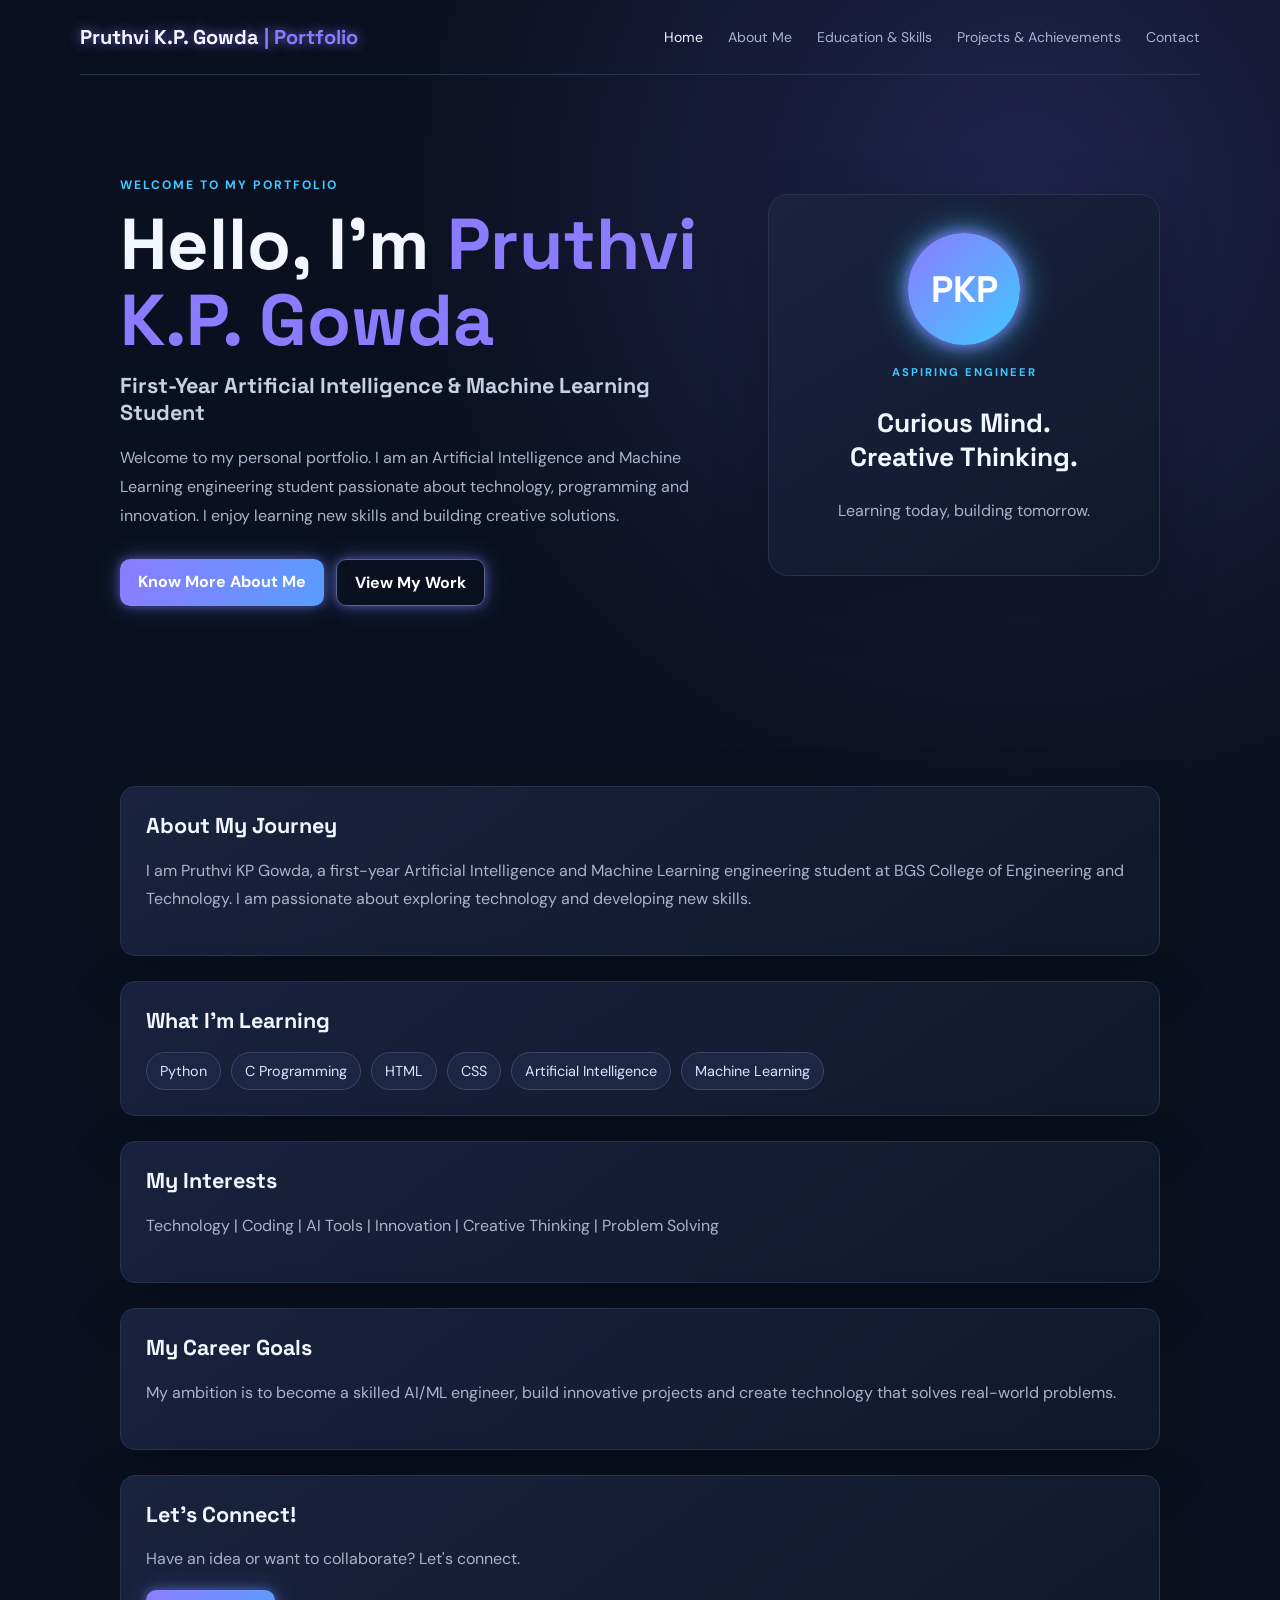
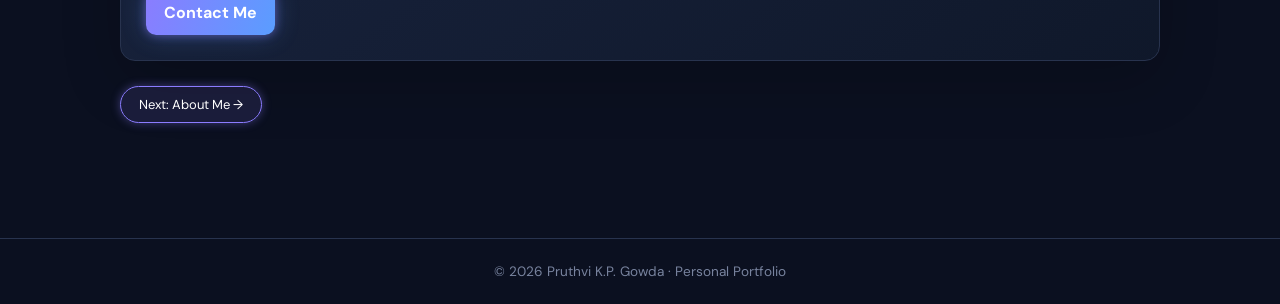
<file: index.html>
<!DOCTYPE html>
<html lang="en">
<head>
    <meta charset="UTF-8">
    <meta name="viewport" content="width=device-width, initial-scale=1.0">

    <title>Pruthvi K.P. Gowda | Portfolio</title>

    <link rel="stylesheet" href="css/style.css">
</head>

<body>

    <!-- Header -->
    <header class="site-header">

        <a class="logo" href="index.html">
            Pruthvi K.P. Gowda <span>| Portfolio</span>
        </a>

        <button class="menu-toggle"
                aria-label="Toggle navigation"
                aria-expanded="false">
            ☰
        </button>

        <nav class="nav-links">
            <a class="active" href="index.html">Home</a>
            <a href="about.html">About Me</a>
            <a href="education.html">Education & Skills</a>
            <a href="projects.html">Projects & Achievements</a>
            <a href="contact.html">Contact</a>
        </nav>

    </header>

    <!-- Main Content -->
    <main>

        <!-- Hero Section -->
        <section class="hero">

            <div class="hero-content">

                <p class="eyebrow">WELCOME TO MY PORTFOLIO</p>

                <h1>
                    Hello, I'm <span>Pruthvi K.P. Gowda</span>
                </h1>

                <h2>
                    First-Year Artificial Intelligence & Machine Learning Student
                </h2>

                <p class="lead">
                    Welcome to my personal portfolio. I am an
                    Artificial Intelligence and Machine Learning
                    engineering student passionate about technology,
                    programming and innovation. I enjoy learning
                    new skills and building creative solutions.
                </p>

                <div class="hero-actions">

                    <a class="btn" href="about.html">
                        Know More About Me
                    </a>

                    <a class="btn btn-outline" href="projects.html">
                        View My Work
                    </a>

                </div>

            </div>

            <div class="hero-card">

                <div class="avatar">PKP</div>

                <p class="card-label">ASPIRING ENGINEER</p>

                <h3>
                    Curious Mind.<br>
                    Creative Thinking.
                </h3>

                <p>Learning today, building tomorrow.</p>

            </div>

        </section>

        <!-- Other Homepage Sections -->
        <div class="page">

            <section class="panel">
                <h2>About My Journey</h2>

                <p>
                    I am Pruthvi KP Gowda, a first-year
                    Artificial Intelligence and Machine Learning
                    engineering student at BGS College of
                    Engineering and Technology. I am passionate
                    about exploring technology and developing
                    new skills.
                </p>
            </section>

            <section class="panel">
                <h2>What I'm Learning</h2>

                <div class="chips">
                    <span>Python</span>
                    <span>C Programming</span>
                    <span>HTML</span>
                    <span>CSS</span>
                    <span>Artificial Intelligence</span>
                    <span>Machine Learning</span>
                </div>
            </section>

            <section class="panel">
                <h2>My Interests</h2>

                <p>
                    Technology | Coding | AI Tools |
                    Innovation | Creative Thinking |
                    Problem Solving
                </p>
            </section>

            <section class="panel">
                <h2>My Career Goals</h2>

                <p>
                    My ambition is to become a skilled AI/ML
                    engineer, build innovative projects and
                    create technology that solves real-world
                    problems.
                </p>
            </section>

            <section class="panel">
                <h2>Let's Connect!</h2>

                <p>
                    Have an idea or want to collaborate?
                    Let's connect.
                </p>

                <a href="contact.html" class="btn">Contact Me</a>
            </section>

            <div class="next-button-container">
                <a href="about.html" class="next-button">
                    Next: About Me →
                </a>
            </div>

        </div>

    </main>

    <!-- Footer -->
    <footer>
        © 2026 Pruthvi K.P. Gowda · Personal Portfolio
    </footer>

    <script src="js/script.js"></script>

</body>
</html>
</file>
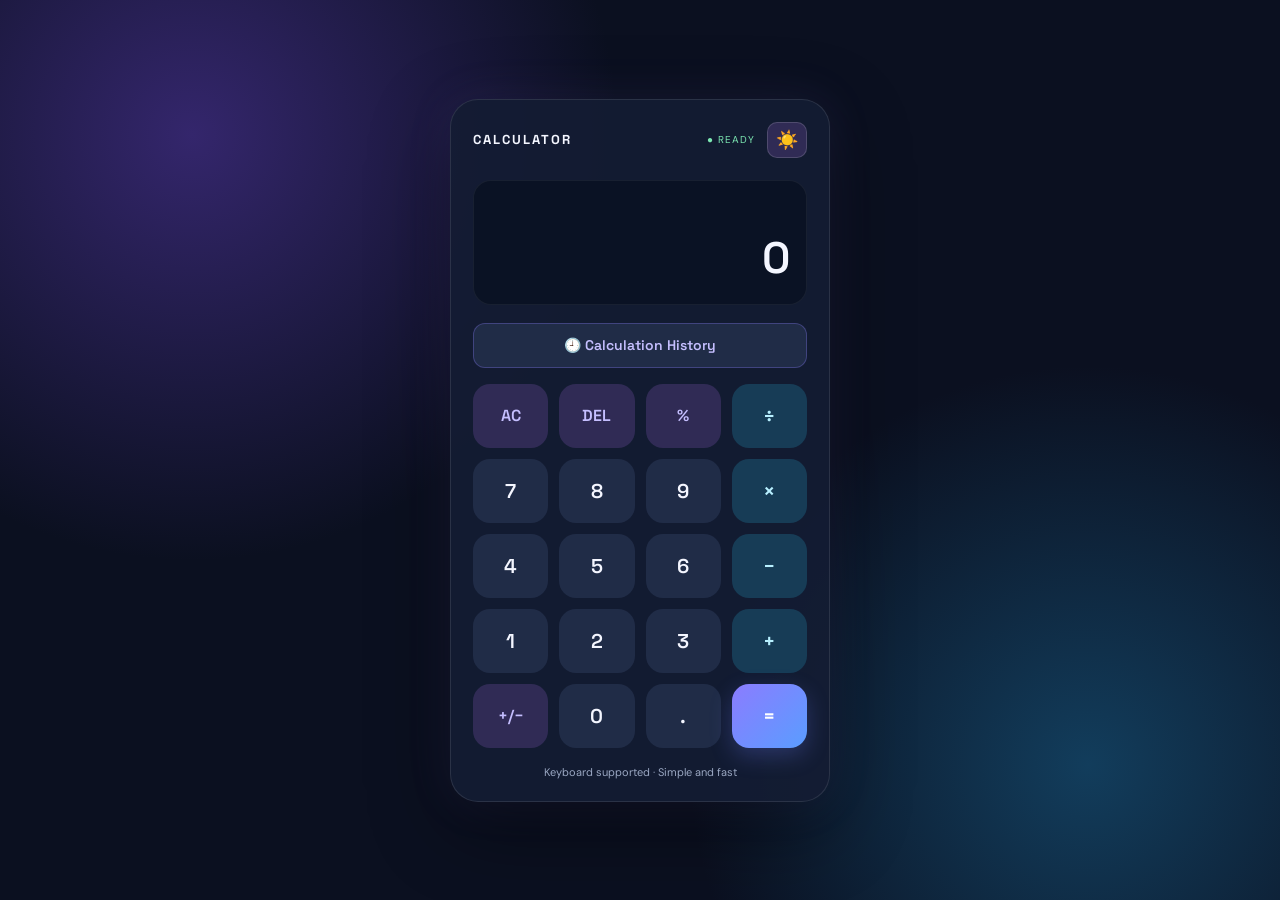
<file: Calculator/index.html>
<!DOCTYPE html>
<html lang="en">
<head>
  <meta charset="UTF-8">
  <meta name="viewport" content="width=device-width, initial-scale=1.0">
  <title>Modern Calculator</title>
  <link rel="stylesheet" href="css/style.css">
</head>
<body>
  <main class="calculator">
    <div class="top">
  <span class="brand"> CALCULATOR</span>

  <div class="top-actions">
    <span class="status">● READY</span>

    <button id="themeToggle" class="theme-toggle" type="button">
      ☀️
    </button>
  </div>
</div>

    <section class="screen" aria-live="polite">
      <div id="previous" class="previous"></div>
      <div id="display" class="display">0</div>
    </section>
    <div class="history-section">
  <button id="historyToggle" class="history-toggle">
    🕘 Calculation History
  </button>

  <div id="historyPanel" class="history-panel" hidden>
    <div class="history-heading">
      <h3>History</h3>
      <button id="clearHistory">Clear All</button>
    </div>
    <div id="historyList">
      <p>No calculations yet.</p>
    </div>
  </div>
</div>

    <section class="keys" aria-label="Calculator buttons">
      <button class="function" data-action="clear">AC</button>
      <button class="function" data-action="delete">DEL</button>
      <button class="function" data-action="percent">%</button>
      <button class="operator" data-operator="÷">÷</button>

      <button data-number="7">7</button>
      <button data-number="8">8</button>
      <button data-number="9">9</button>
      <button class="operator" data-operator="×">×</button>

      <button data-number="4">4</button>
      <button data-number="5">5</button>
      <button data-number="6">6</button>
      <button class="operator" data-operator="−">−</button>

      <button data-number="1">1</button>
      <button data-number="2">2</button>
      <button data-number="3">3</button>
      <button class="operator" data-operator="+">+</button>

      <button class="function" data-action="sign">+/−</button>
      <button data-number="0">0</button>
      <button data-action="decimal">.</button>
      <button class="equals" data-action="equals">=</button>
    </section>
    <p class="hint">Keyboard supported · Simple and fast</p>
  </main>
  <script src="js/script.js"></script>
</body>
</html>
</file>
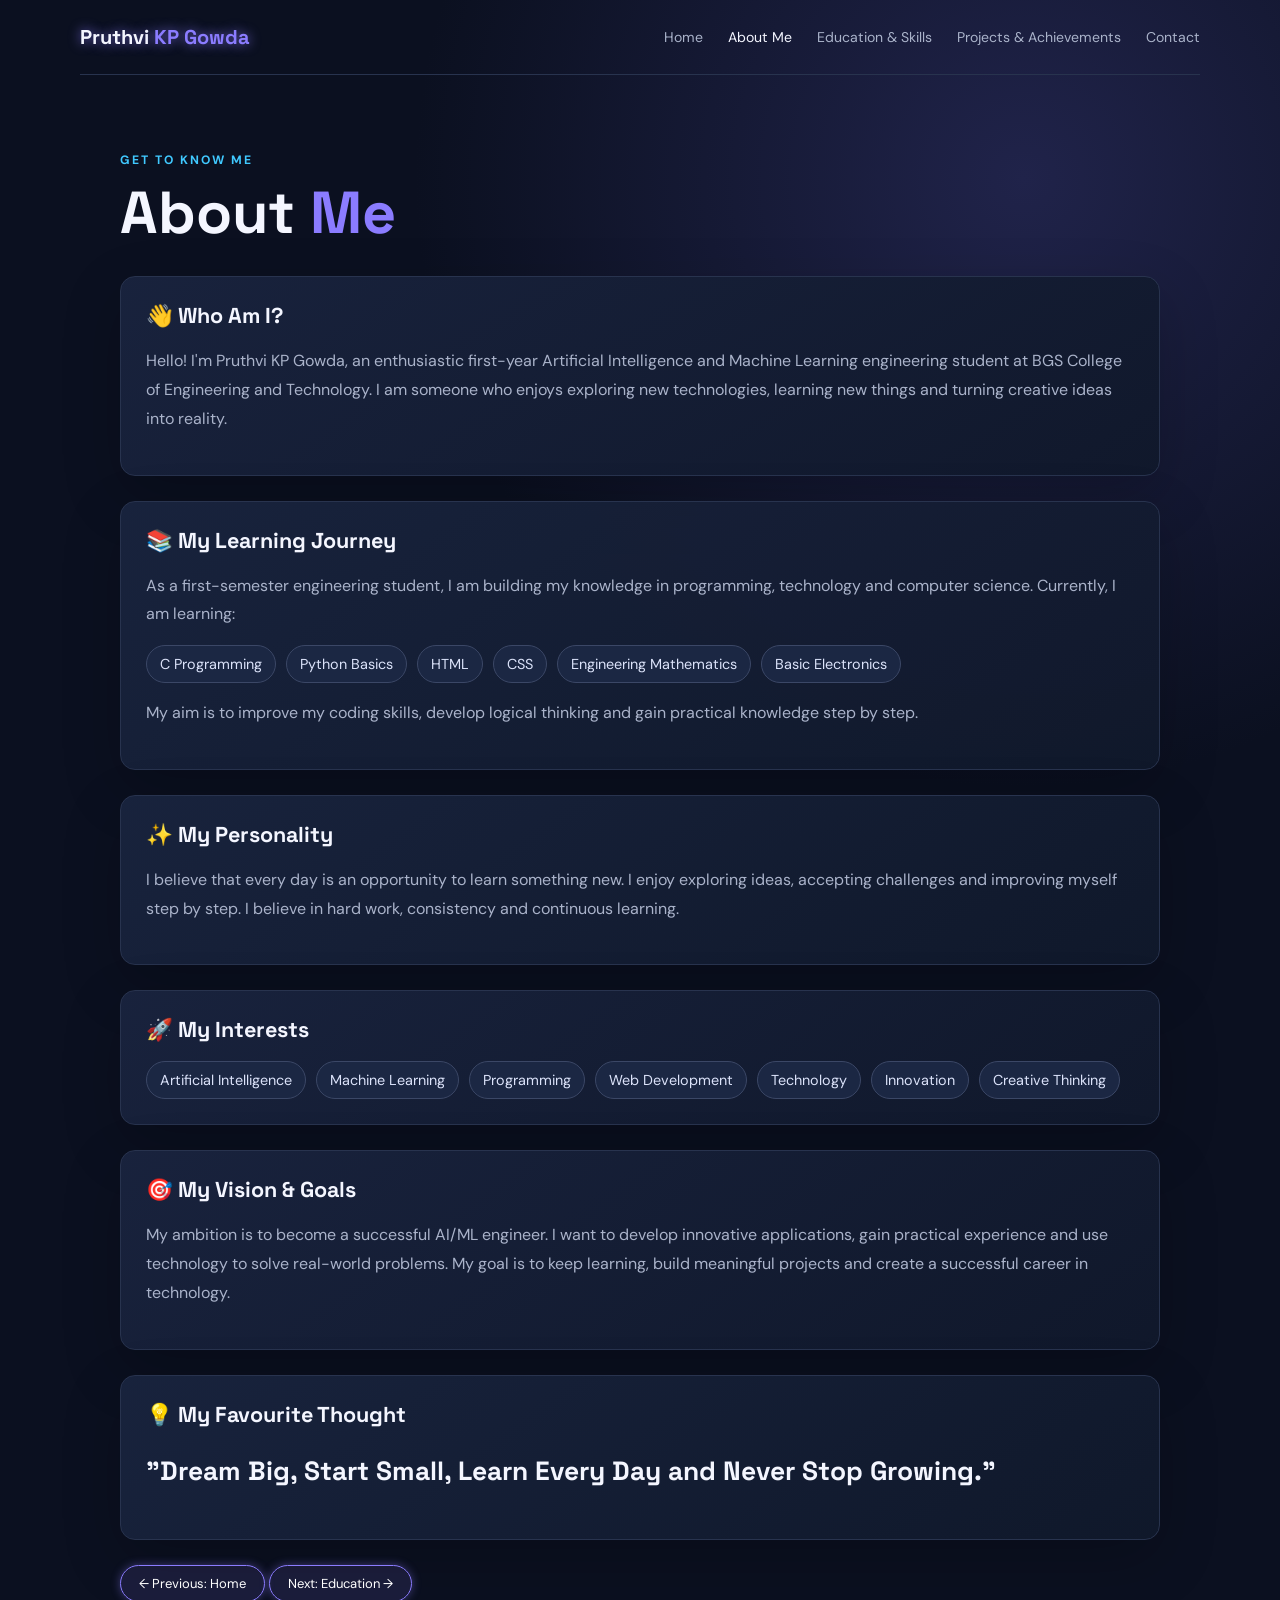
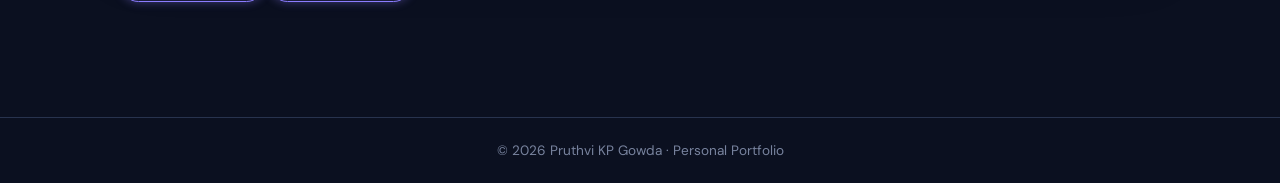
<file: about.html>
<!DOCTYPE html>
<html lang="en">
<head>
    <meta charset="UTF-8">
    <meta name="viewport" content="width=device-width, initial-scale=1.0">
    <title>About Me | Pruthvi KP Gowda</title>
    <link rel="stylesheet" href="css/style.css">
</head>

<body>

<header class="site-header">
    <a class="logo" href="index.html">
        Pruthvi <span>KP Gowda</span>
    </a>

    <button class="menu-toggle">☰</button>

    <nav class="nav-links">
        <a href="index.html">Home</a>
        <a class="active" href="about.html">About Me</a>
        <a href="education.html">Education & Skills</a>
        <a href="projects.html">Projects & Achievements</a>
        <a href="contact.html">Contact</a>
    </nav>
</header>

<main class="page">

    <p class="eyebrow">GET TO KNOW ME</p>

    <h1>About <span>Me</span></h1>

    <!-- Introduction -->
    <section class="panel">
        <h2>👋 Who Am I?</h2>

        <p>
            Hello! I'm Pruthvi KP Gowda, an enthusiastic
            first-year Artificial Intelligence and Machine
            Learning engineering student at BGS College of
            Engineering and Technology.

            I am someone who enjoys exploring new technologies,
            learning new things and turning creative ideas
            into reality.
        </p>
    </section>
    
<section class="panel">
    <h2>📚 My Learning Journey</h2>

    <p>
        As a first-semester engineering student,
        I am building my knowledge in programming,
        technology and computer science.
        Currently, I am learning:
    </p>

    <div class="chips">
        <span>C Programming</span>
        <span>Python Basics</span>
        <span>HTML</span>
        <span>CSS</span>
        <span>Engineering Mathematics</span>
        <span>Basic Electronics</span>
    </div>

    <p>
        My aim is to improve my coding skills,
        develop logical thinking and gain practical
        knowledge step by step.
    </p>
</section>


    <!-- My Personality -->
    <section class="panel">
        <h2>✨ My Personality</h2>

        <p>
            I believe that every day is an opportunity to learn
            something new. I enjoy exploring ideas, accepting
            challenges and improving myself step by step.

            I believe in hard work, consistency and continuous
            learning.
        </p>
    </section>

    <!-- Interests -->
    <section class="panel">
        <h2>🚀 My Interests</h2>

        <div class="chips">
            <span>Artificial Intelligence</span>
            <span>Machine Learning</span>
            <span>Programming</span>
            <span>Web Development</span>
            <span>Technology</span>
            <span>Innovation</span>
            <span>Creative Thinking</span>
        </div>
    </section>

    <!-- My Vision -->
    <section class="panel">
        <h2>🎯 My Vision & Goals</h2>

        <p>
            My ambition is to become a successful AI/ML engineer.
            I want to develop innovative applications, gain
            practical experience and use technology to solve
            real-world problems.

            My goal is to keep learning, build meaningful
            projects and create a successful career in technology.
        </p>
    </section>

    <!-- My Quote -->
    <section class="panel">
        <h2>💡 My Favourite Thought</h2>

        <h3>
            "Dream Big, Start Small,
            Learn Every Day and Never Stop Growing."
        </h3>
    </section>

    <!-- Page Navigation -->
    <div class="next-button-container">

        <a href="index.html" class="next-button">
            ← Previous: Home
        </a>

        <a href="education.html" class="next-button">
            Next: Education →
        </a>

    </div>

</main>

<footer>
    © 2026 Pruthvi KP Gowda · Personal Portfolio
</footer>

<script src="js/script.js"></script>

</body>
</html>
</file>
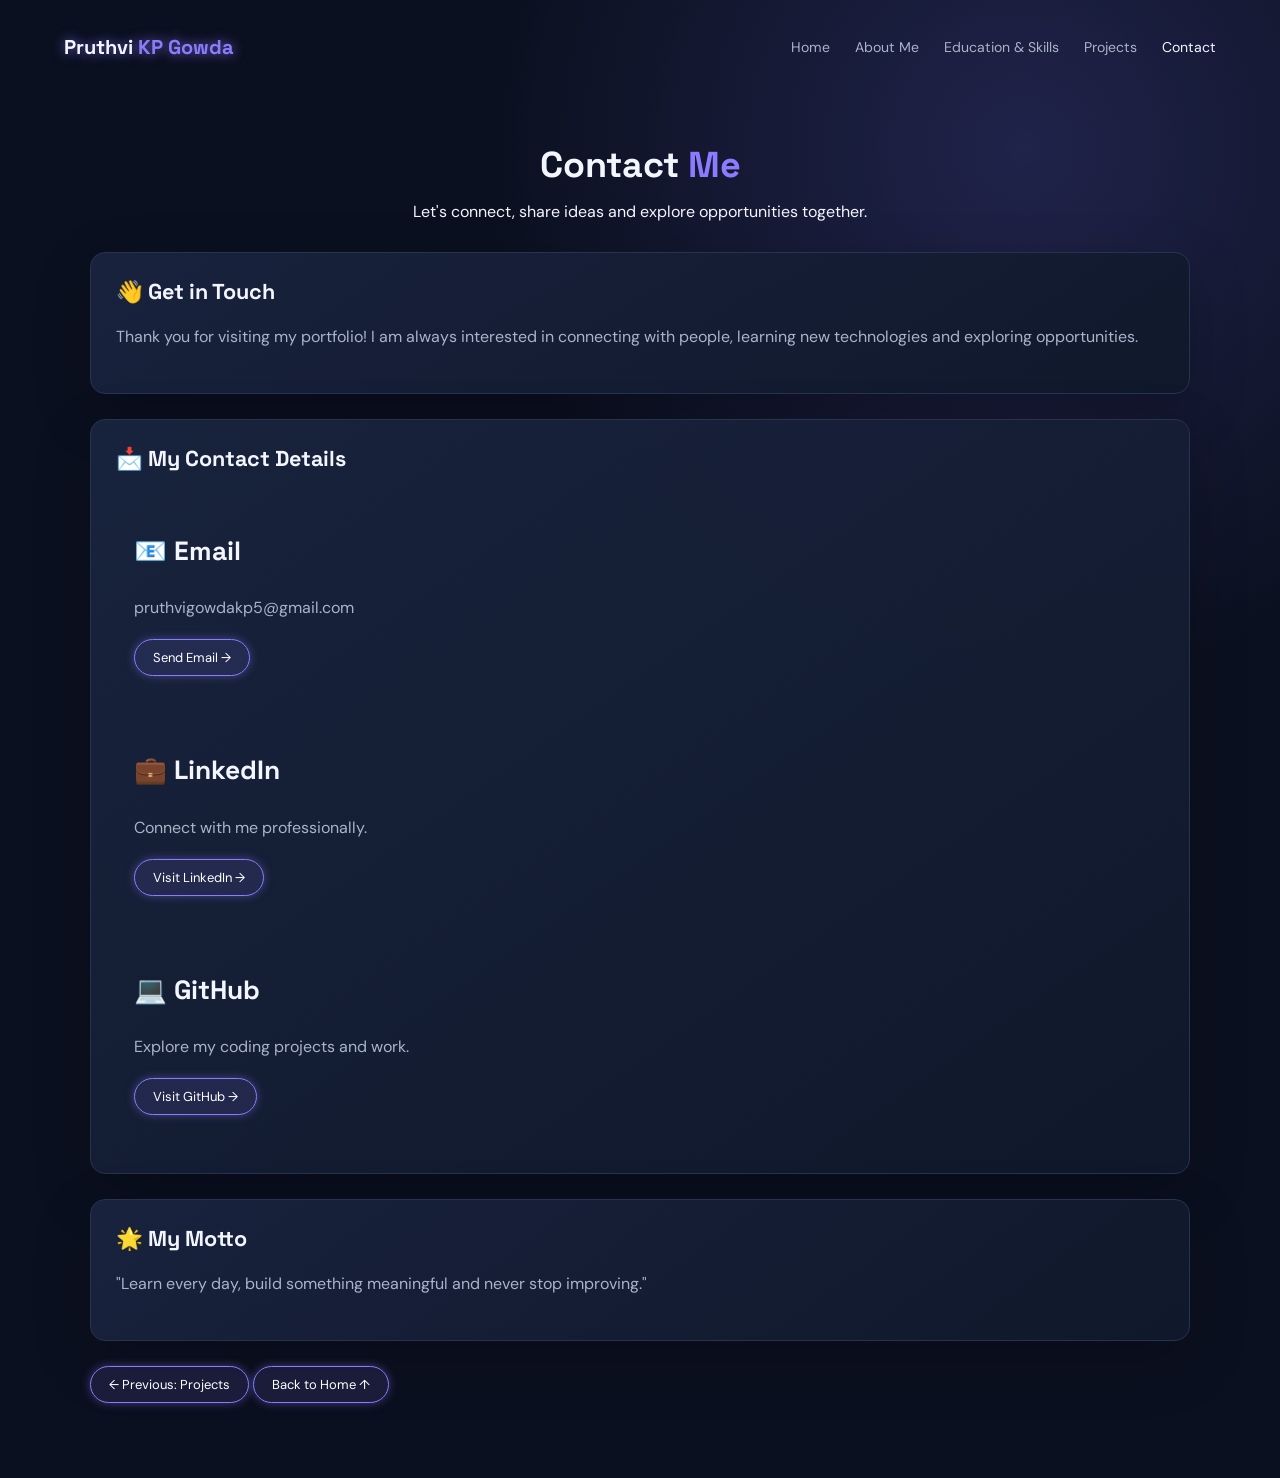
<file: contact.html>
<!DOCTYPE html>
<html lang="en">
<head>
    <meta charset="UTF-8">
    <meta name="viewport" content="width=device-width, initial-scale=1.0">
    <title>Contact | Pruthvi KP Gowda</title>
    <link rel="stylesheet" href="css/style.css">
</head>
<body>

<header>
    <nav class="navbar">
        <div class="logo">Pruthvi <span>KP Gowda</span></div>

        <ul class="nav-links">
            <li><a href="index.html">Home</a></li>
            <li><a href="about.html">About Me</a></li>
            <li><a href="education.html">Education & Skills</a></li>
            <li><a href="projects.html">Projects</a></li>
            <li><a href="contact.html" class="active">Contact</a></li>
        </ul>
    </nav>
</header>

<main class="container">

    <section class="page-heading">
        <h1>Contact <span>Me</span></h1>
        <p>Let's connect, share ideas and explore opportunities together.</p>
    </section>

    <section class="panel">
        <h2>👋 Get in Touch</h2>

        <p>
            Thank you for visiting my portfolio!
            I am always interested in connecting with
            people, learning new technologies and
            exploring opportunities.
        </p>
    </section>

    <section class="panel">
        <h2>📩 My Contact Details</h2>

        <div class="card">
            <h3>📧 Email</h3>
            <p>pruthvigowdakp5@gmail.com</p>
            <a href="mailto:pruthvigowdakp5@gmail.com"
               class="next-button">Send Email →</a>
        </div>

        <div class="card">
            <h3>💼 LinkedIn</h3>
            <p>Connect with me professionally.</p>
            <a href="YOUR_LINKEDIN_LINK"
               target="_blank"
               class="next-button">Visit LinkedIn →</a>
        </div>

        <div class="card">
            <h3>💻 GitHub</h3>
            <p>Explore my coding projects and work.</p>
            <a href="https://github.com/pruthvigowdakp5-ui"
               target="_blank"
               class="next-button">Visit GitHub →</a>
        </div>
    </section>

    <section class="panel">
        <h2>🌟 My Motto</h2>
        <p>
            "Learn every day, build something meaningful
            and never stop improving."
        </p>
    </section>

    <div class="next-button-container">
        <a href="projects.html" class="next-button">
            ← Previous: Projects
        </a>
        <a href="index.html" class="next-button">
            Back to Home ↑
        </a>
    </div>

</main>

<script src="js/script.js"></script>
</body>
</html>
</file>
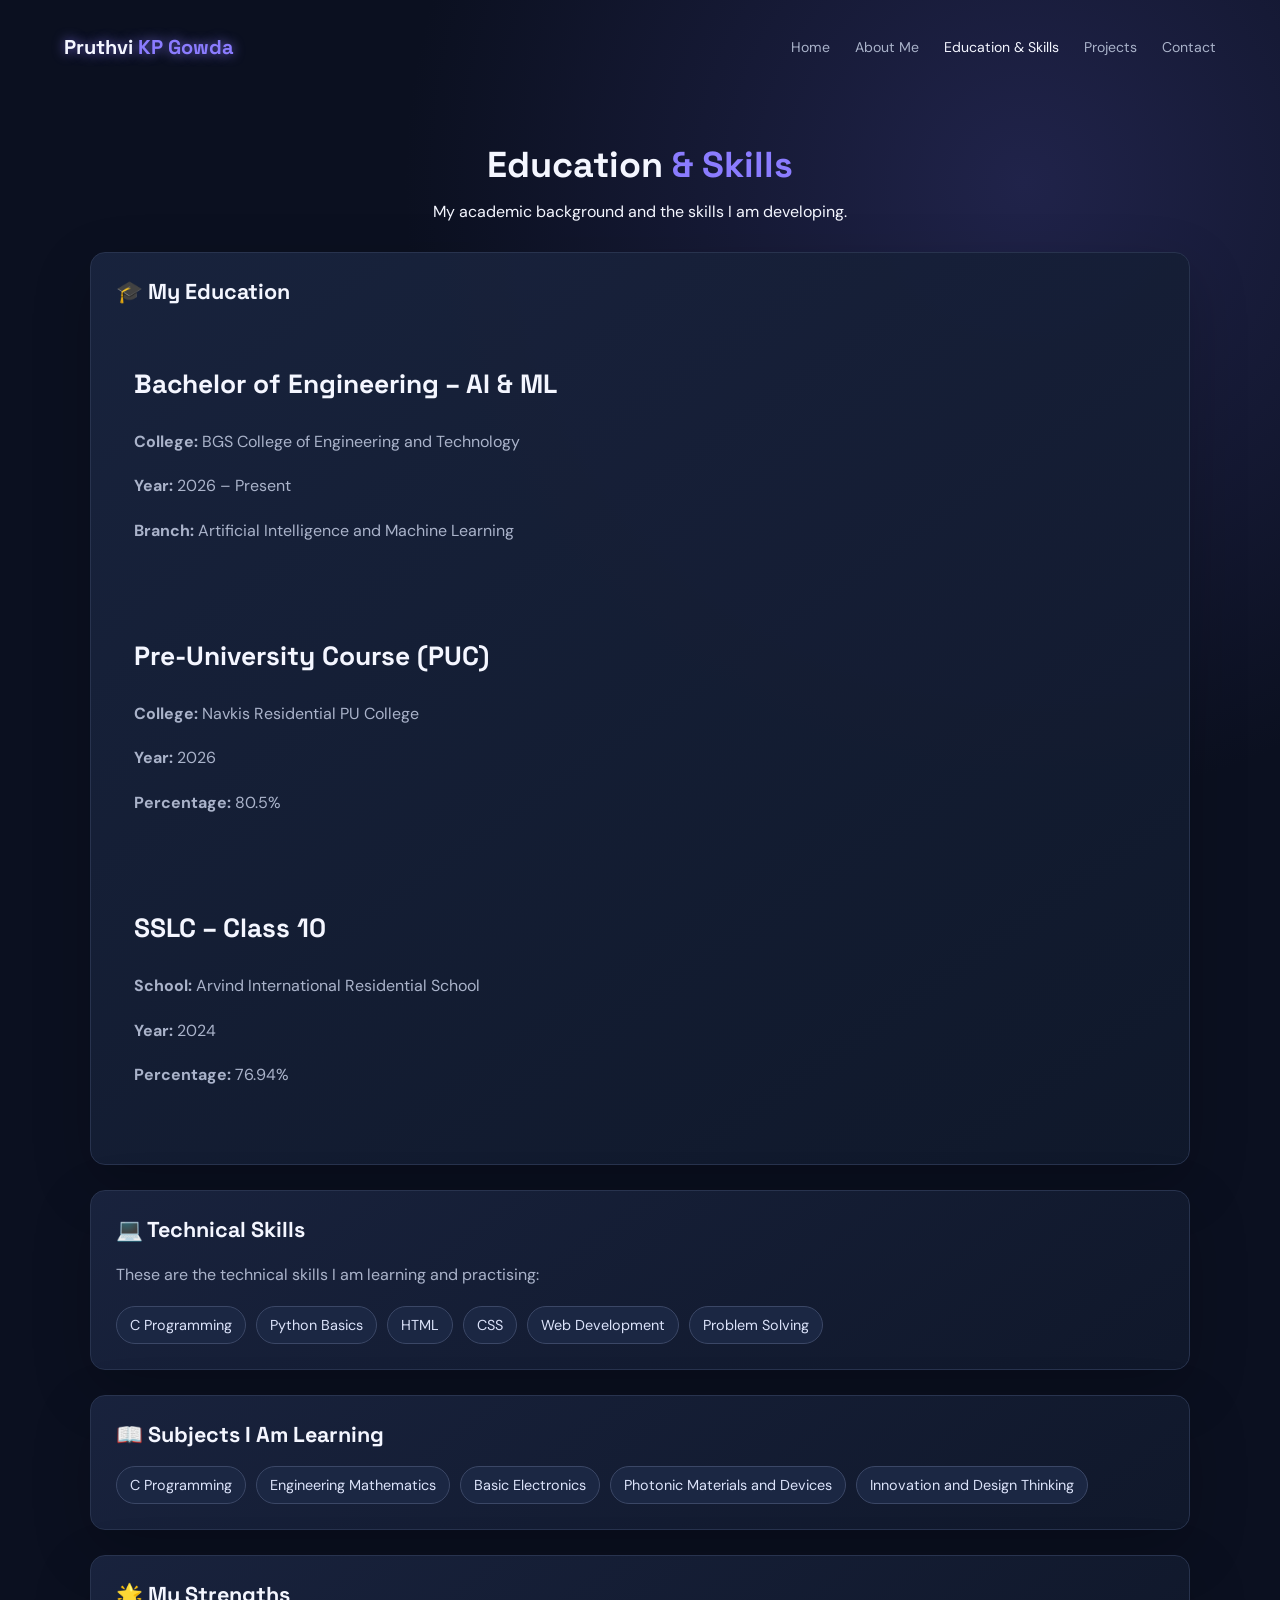
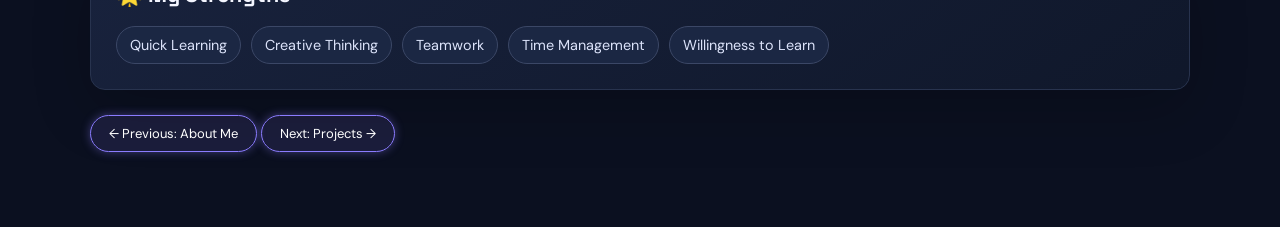
<file: education.html>
<!DOCTYPE html>
<html lang="en">
<head>
    <meta charset="UTF-8">
    <meta name="viewport" content="width=device-width, initial-scale=1.0">
    <title>Education & Skills | Pruthvi KP Gowda</title>
    <link rel="stylesheet" href="css/style.css">
</head>
<body>

 
<header>
    <nav class="navbar">
        <div class="logo">Pruthvi <span>KP Gowda</span></div>

        <ul class="nav-links">
            <li><a href="index.html">Home</a></li>
            <li><a href="about.html">About Me</a></li>
            <li><a href="education.html" class="active">Education & Skills</a></li>
            <li><a href="projects.html">Projects</a></li>
            <li><a href="contact.html">Contact</a></li>
        </ul>
    </nav>
</header>


<main class="container">

    <section class="page-heading">
        <h1>Education <span>& Skills</span></h1>
        <p>My academic background and the skills I am developing.</p>
    </section>

    <section class="panel">
        <h2>🎓 My Education</h2>

        <div class="card">
            <h3>Bachelor of Engineering – AI & ML</h3>
            <p><strong>College:</strong> BGS College of Engineering and Technology</p>
            <p><strong>Year:</strong> 2026 – Present</p>
            <p><strong>Branch:</strong> Artificial Intelligence and Machine Learning</p>
        </div>

        <div class="card">
            <h3>Pre-University Course (PUC)</h3>
            <p><strong>College:</strong> Navkis Residential PU College</p>
            <p><strong>Year:</strong> 2026</p>
            <p><strong>Percentage:</strong> 80.5%</p>
        </div>

        <div class="card">
            <h3>SSLC – Class 10</h3>
             <p><strong>School:</strong> Arvind International Residential School</p>
            <p><strong>Year:</strong> 2024</p>
            <p><strong>Percentage:</strong> 76.94%</p>
        </div>
    </section>

    <section class="panel">
        <h2>💻 Technical Skills</h2>
        <p>These are the technical skills I am learning and practising:</p>

        <div class="chips">
            <span>C Programming</span>
            <span>Python Basics</span>
            <span>HTML</span>
            <span>CSS</span>
            <span>Web Development</span>
            <span>Problem Solving</span>
        </div>
    </section>

    <section class="panel">
        <h2>📖 Subjects I Am Learning</h2>
        <div class="chips">
            <span>C Programming</span>
            <span>Engineering Mathematics</span>
            <span>Basic Electronics</span>
            <span>Photonic Materials and Devices</span>
            <span>Innovation and Design Thinking</span>
        </div>
    </section>

    <section class="panel">
        <h2>🌟 My Strengths</h2>
        <div class="chips">
            <span>Quick Learning</span>
            <span>Creative Thinking</span>
            <span>Teamwork</span>
            <span>Time Management</span>
            <span>Willingness to Learn</span>
        </div>
    </section>

    <div class="next-button-container">
        <a href="about.html" class="next-button">← Previous: About Me</a>
        <a href="projects.html" class="next-button">Next: Projects →</a>
    </div>

</main>

<script src="js/script.js"></script>
</body>
</html>
</file>
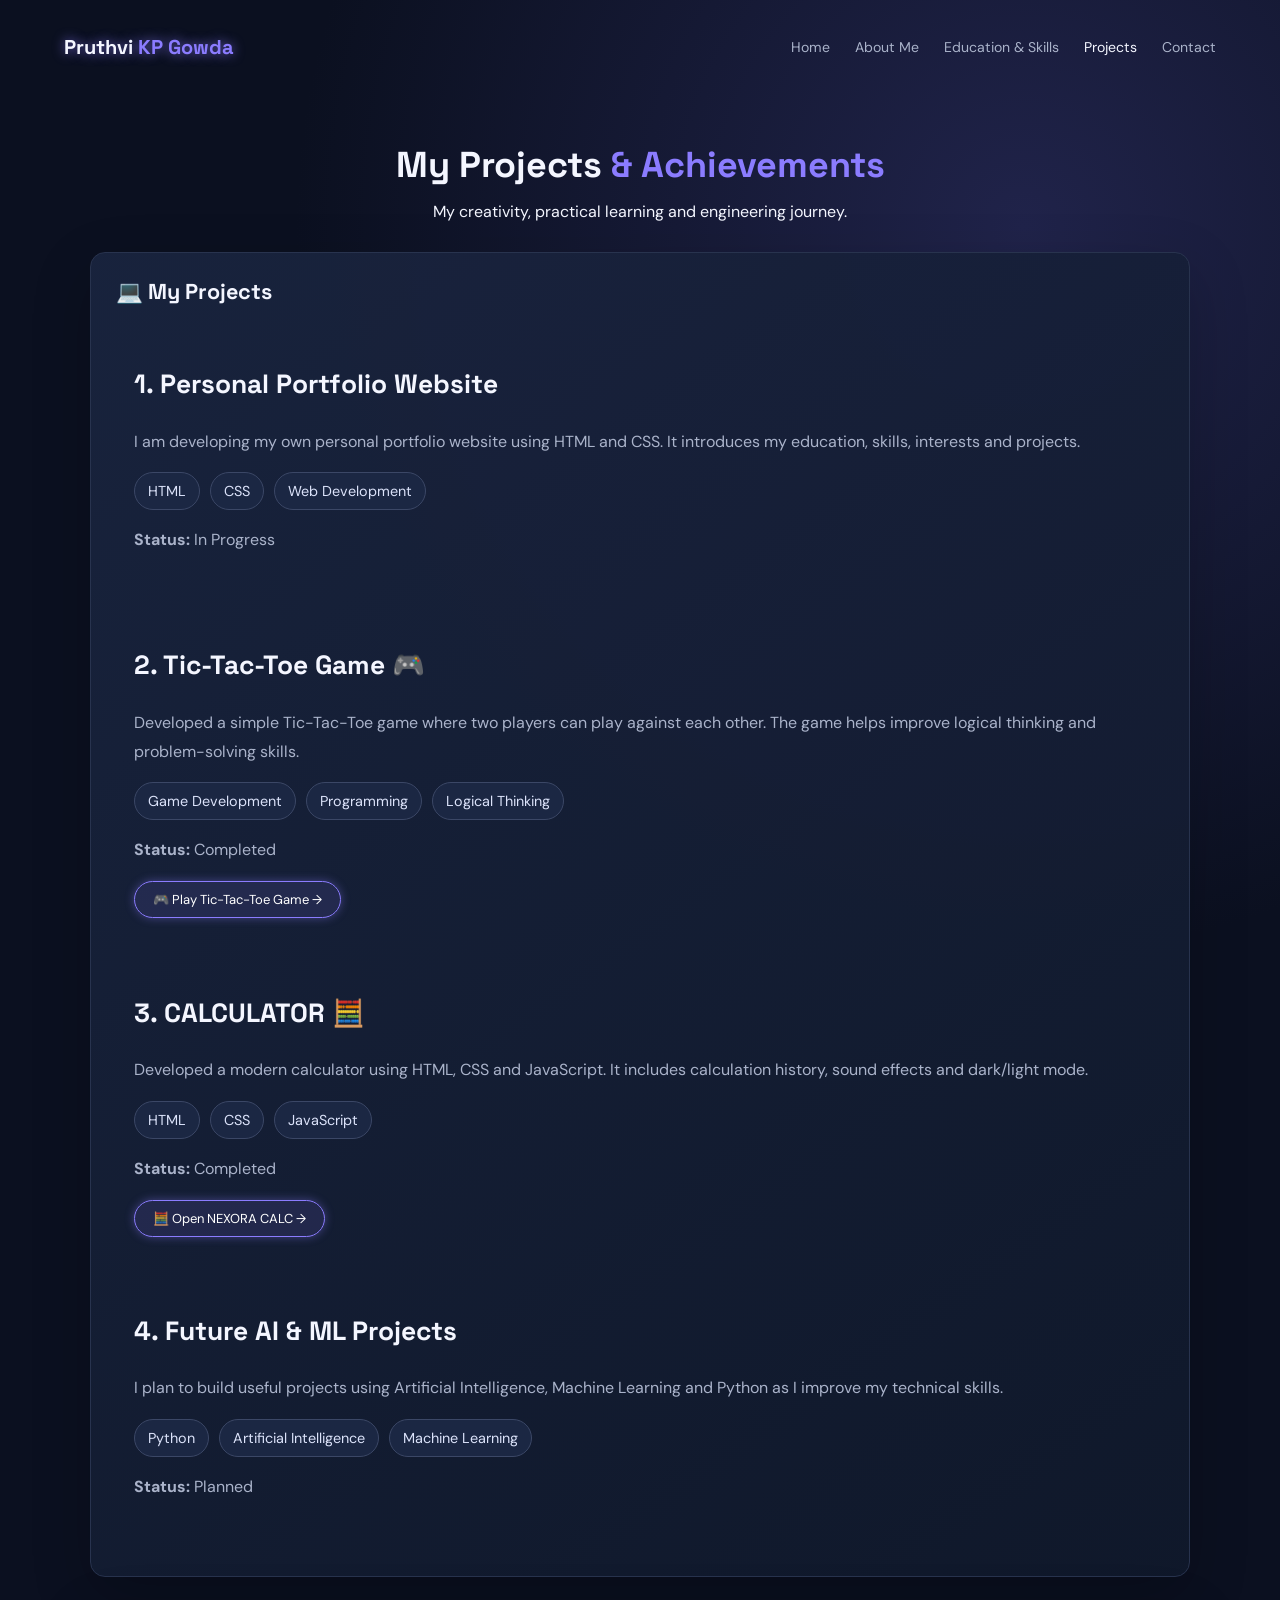
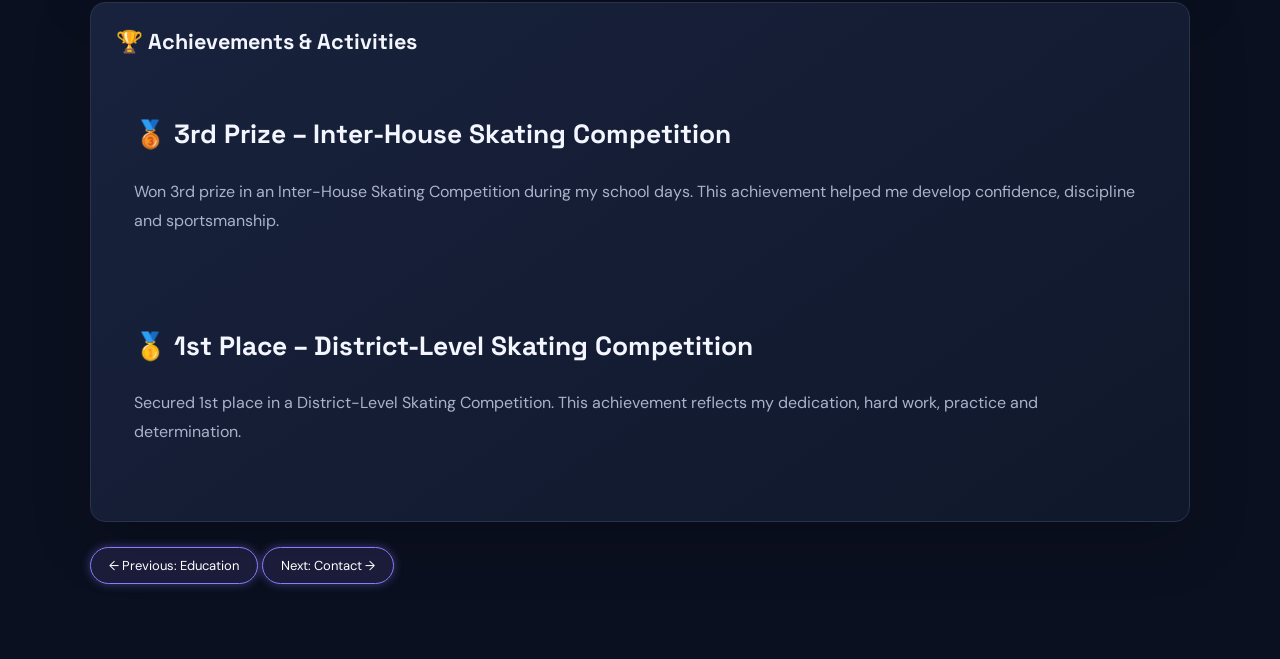
<file: projects.html>
<!DOCTYPE html>
<html lang="en">
<head>
    <meta charset="UTF-8">
    <meta name="viewport" content="width=device-width, initial-scale=1.0">
    <title>Projects & Achievements | Pruthvi KP Gowda</title>
    <link rel="stylesheet" href="css/style.css">
</head>
<body>

<header>
    <nav class="navbar">
        <div class="logo">Pruthvi <span>KP Gowda</span></div>

        <ul class="nav-links">
            <li><a href="index.html">Home</a></li>
            <li><a href="about.html">About Me</a></li>
            <li><a href="education.html">Education & Skills</a></li>
            <li><a href="projects.html" class="active">Projects</a></li>
            <li><a href="contact.html">Contact</a></li>
        </ul>
    </nav>
</header>

<main class="container">

    <section class="page-heading">
        <h1>My Projects <span>& Achievements</span></h1>
        <p>My creativity, practical learning and engineering journey.</p>
    </section>

    <section class="panel">
        <h2>💻 My Projects</h2>

        <div class="card">
            <h3>1. Personal Portfolio Website</h3>
            <p>
                I am developing my own personal portfolio website
                using HTML and CSS. It introduces my education,
                skills, interests and projects.
            </p>
            <div class="chips">
                <span>HTML</span>
                <span>CSS</span>
                <span>Web Development</span>
            </div>
            <p><strong>Status:</strong> In Progress</p>
        </div>

<div class="card">
    <h3>2. Tic-Tac-Toe Game 🎮</h3>

    <p>
        Developed a simple Tic-Tac-Toe game where
        two players can play against each other.
        The game helps improve logical thinking
        and problem-solving skills.
    </p>

    <div class="chips">
        <span>Game Development</span>
        <span>Programming</span>
        <span>Logical Thinking</span>
    </div>

    <p><strong>Status:</strong> Completed</p>
    
<a href="https://pruthvigowdakp5-ui.github.io/cyber-tic-tac-toe/"
   target="_blank"
   class="next-button">
    🎮 Play Tic-Tac-Toe Game →
</a>

</div>
       
<div class="card">
    <h3>3. CALCULATOR 🧮</h3>

    <p>
        Developed a modern calculator using HTML, CSS
        and JavaScript. It includes calculation history,
        sound effects and dark/light mode.
    </p>

    <div class="chips">
        <span>HTML</span>
        <span>CSS</span>
        <span>JavaScript</span>
    </div>

    <p><strong>Status:</strong> Completed</p>

    <a href="Calculator/index.html"
       target="_blank"
       class="next-button">
        🧮 Open NEXORA CALC →
    </a>
</div>

<div class="card">
    <h3>4. Future AI & ML Projects</h3>
    <p>
        I plan to build useful projects using
        Artificial Intelligence, Machine Learning
        and Python as I improve my technical skills.
    </p>
    <div class="chips">
        <span>Python</span>
        <span>Artificial Intelligence</span>
        <span>Machine Learning</span>
    </div>
    <p><strong>Status:</strong> Planned</p>
</div>

  </section>  <!-- End of My Projects -->

    <section class="panel">
        <h2>🏆 Achievements & Activities</h2>

    <div class="card">
        <h3>🥉 3rd Prize – Inter-House Skating Competition</h3>
        <p>
            Won 3rd prize in an Inter-House Skating
            Competition during my school days.
            This achievement helped me develop
            confidence, discipline and sportsmanship.
        </p>
    </div>

    <div class="card">
        <h3>🥇 1st Place – District-Level Skating Competition</h3>
        <p>
            Secured 1st place in a District-Level
            Skating Competition. This achievement
            reflects my dedication, hard work,
            practice and determination.
        </p>
    </div>

</section>

    <div class="next-button-container">
        <a href="education.html" class="next-button">
            ← Previous: Education
        </a>

        <a href="contact.html" class="next-button">
            Next: Contact →
        </a>
    </div>

</main>

<script src="js/script.js"></script>
</body>
</html>
</file>
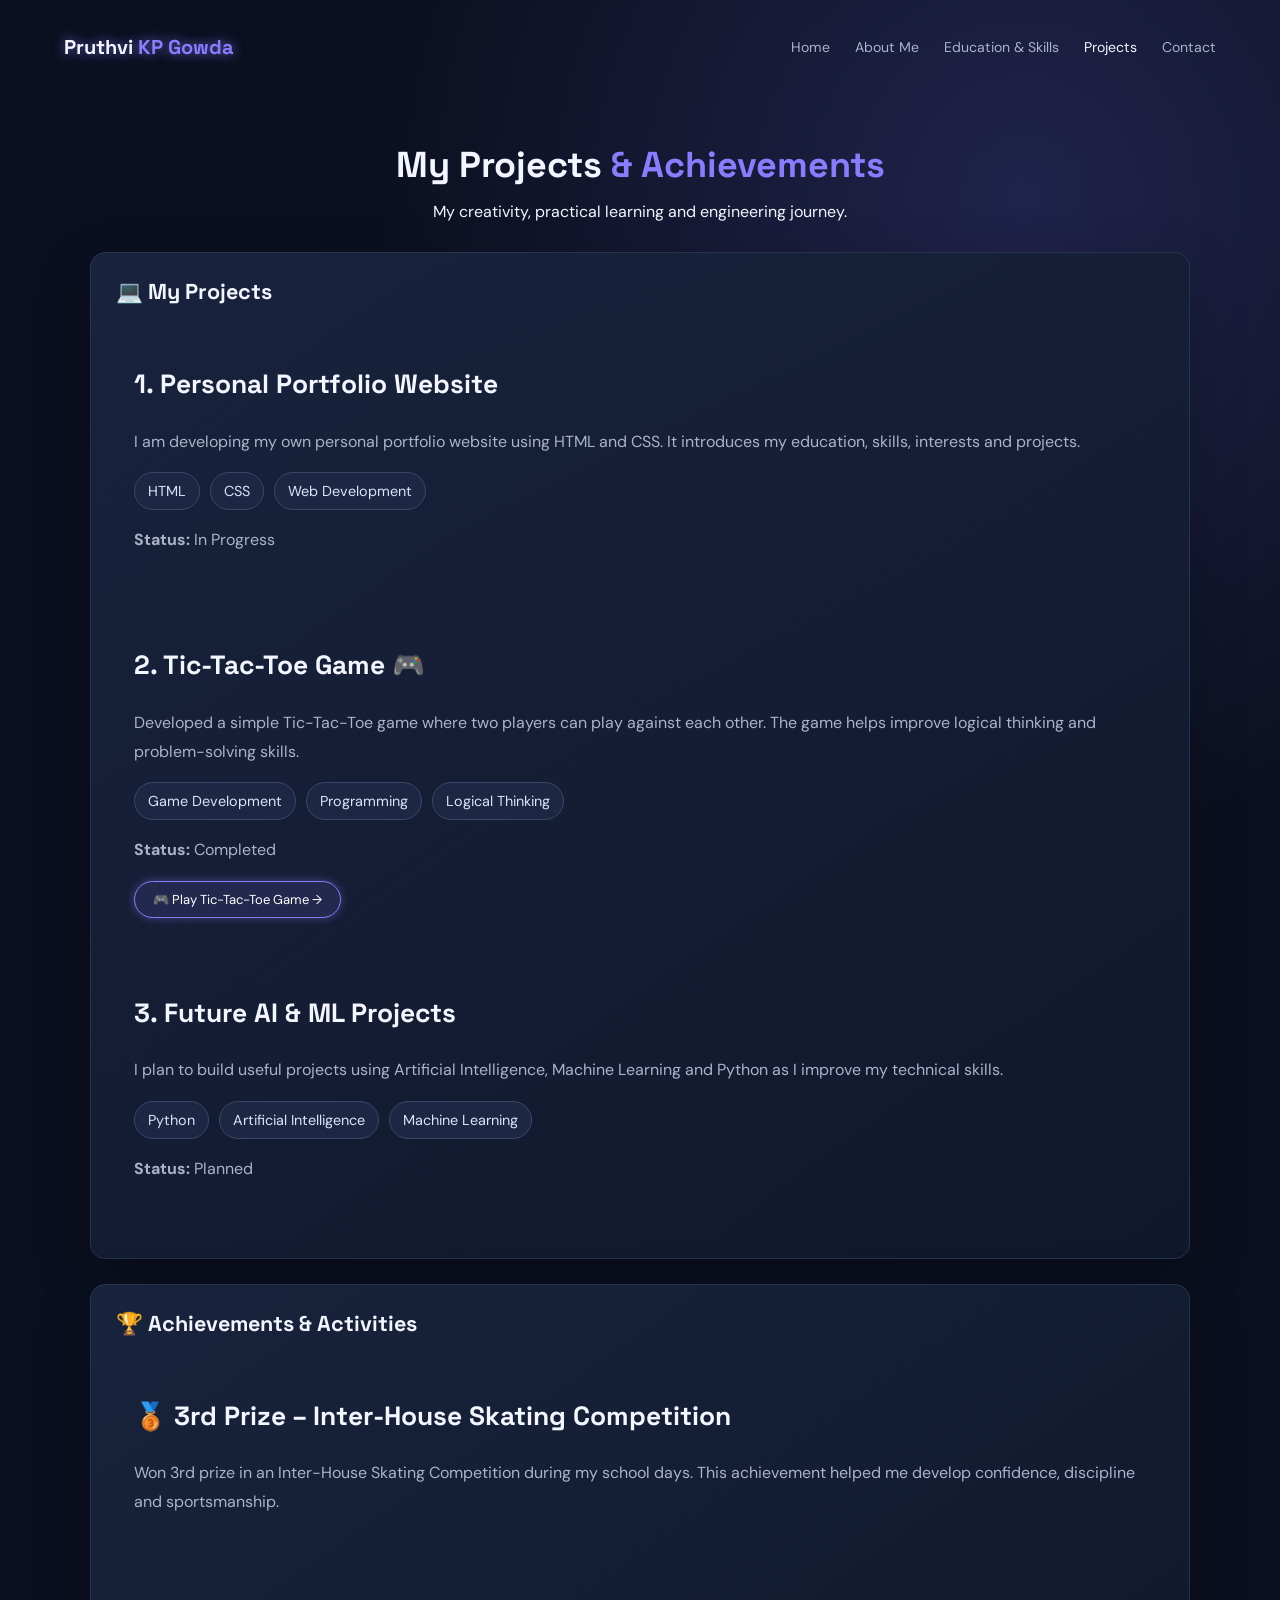
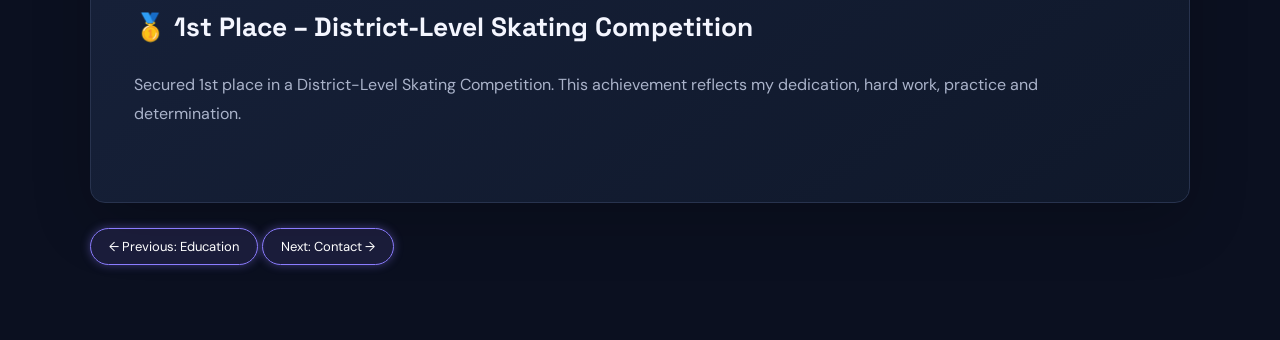
<file: MyPortfolio/projects.html>
<!DOCTYPE html>
<html lang="en">
<head>
    <meta charset="UTF-8">
    <meta name="viewport" content="width=device-width, initial-scale=1.0">
    <title>Projects & Achievements | Pruthvi KP Gowda</title>
    <link rel="stylesheet" href="css/style.css">
</head>
<body>

<header>
    <nav class="navbar">
        <div class="logo">Pruthvi <span>KP Gowda</span></div>

        <ul class="nav-links">
            <li><a href="index.html">Home</a></li>
            <li><a href="about.html">About Me</a></li>
            <li><a href="education.html">Education & Skills</a></li>
            <li><a href="projects.html" class="active">Projects</a></li>
            <li><a href="contact.html">Contact</a></li>
        </ul>
    </nav>
</header>

<main class="container">

    <section class="page-heading">
        <h1>My Projects <span>& Achievements</span></h1>
        <p>My creativity, practical learning and engineering journey.</p>
    </section>

    <section class="panel">
        <h2>💻 My Projects</h2>

        <div class="card">
            <h3>1. Personal Portfolio Website</h3>
            <p>
                I am developing my own personal portfolio website
                using HTML and CSS. It introduces my education,
                skills, interests and projects.
            </p>
            <div class="chips">
                <span>HTML</span>
                <span>CSS</span>
                <span>Web Development</span>
            </div>
            <p><strong>Status:</strong> In Progress</p>
        </div>

<div class="card">
    <h3>2. Tic-Tac-Toe Game 🎮</h3>

    <p>
        Developed a simple Tic-Tac-Toe game where
        two players can play against each other.
        The game helps improve logical thinking
        and problem-solving skills.
    </p>

    <div class="chips">
        <span>Game Development</span>
        <span>Programming</span>
        <span>Logical Thinking</span>
    </div>

    <p><strong>Status:</strong> Completed</p>
    
<a href="https://pruthvigowdakp5-ui.github.io/tic-tac-toe/"
   target="_blank"
   class="next-button">
    🎮 Play Tic-Tac-Toe Game →
</a>

</div>



        <div class="card">
            <h3>3. Future AI & ML Projects</h3>
            <p>
                I plan to build useful projects using
                Artificial Intelligence, Machine Learning
                and Python as I improve my technical skills.
            </p>
            <div class="chips">
                <span>Python</span>
                <span>Artificial Intelligence</span>
                <span>Machine Learning</span>
            </div>
            <p><strong>Status:</strong> Planned</p>
        </div>
    </section>

    <section class="panel">
        <h2>🏆 Achievements & Activities</h2>

    <div class="card">
        <h3>🥉 3rd Prize – Inter-House Skating Competition</h3>
        <p>
            Won 3rd prize in an Inter-House Skating
            Competition during my school days.
            This achievement helped me develop
            confidence, discipline and sportsmanship.
        </p>
    </div>

    <div class="card">
        <h3>🥇 1st Place – District-Level Skating Competition</h3>
        <p>
            Secured 1st place in a District-Level
            Skating Competition. This achievement
            reflects my dedication, hard work,
            practice and determination.
        </p>
    </div>

</section>

    <div class="next-button-container">
        <a href="education.html" class="next-button">
            ← Previous: Education
        </a>

        <a href="contact.html" class="next-button">
            Next: Contact →
        </a>
    </div>

</main>

<script src="js/script.js"></script>
</body>
</html>
</file>
<file: css/style.css>
@import url('https://fonts.googleapis.com/css2?family=DM+Sans:wght@400;500;600;700&family=Space+Grotesk:wght@500;600;700&display=swap');
:root{--bg:#0b1020;--panel:#131b31;--text:#f4f6ff;--muted:#aab3ca;--accent:#8b7cff;--accent2:#40c9ff;--line:#28334e}
*{box-sizing:border-box}html{scroll-behavior:smooth}body{margin:0;background:radial-gradient(circle at 80% 10%,#20234a 0,transparent 32%),var(--bg);color:var(--text);font-family:'DM Sans',sans-serif;min-height:100vh;display:flex;flex-direction:column}
.site-header{width:min(1120px,92%);margin:auto;padding:24px 0;display:flex;align-items:center;justify-content:space-between;gap:20px;border-bottom:1px solid var(--line)}
.logo{font:700 1.25rem 'Space Grotesk',sans-serif;color:var(--text);text-decoration:none;white-space:nowrap}.logo span,h1 span{color:var(--accent)}
.nav-links{display:flex;gap:18px;flex-wrap:wrap}.nav-links a{color:var(--muted);text-decoration:none;font-size:.88rem}.nav-links a:hover,.nav-links a.active{color:var(--text)}
.menu-toggle{display:none;background:transparent;border:1px solid var(--line);color:var(--text);padding:7px 10px;border-radius:8px;font-size:1.2rem}
.hero,.page{width:min(1040px,90%);margin:auto;flex:1}.hero{display:grid;grid-template-columns:1.5fr 1fr;align-items:center;gap:60px;padding:90px 0}.eyebrow,.tag{color:var(--accent2);font-size:.76rem;font-weight:700;letter-spacing:2px}
h1,h2,h3{font-family:'Space Grotesk',sans-serif}h1{font-size:clamp(2.5rem,6vw,4.5rem);line-height:1.05;margin:14px 0}h2{font-size:1.35rem;margin-top:0}h3{font-size:1.65rem}.hero h2{color:#c9d0e5;font-size:1.35rem}.lead,.panel p,.panel li{color:var(--muted);line-height:1.8}.hero-actions{display:flex;gap:12px;flex-wrap:wrap;margin-top:28px}
.btn{display:inline-block;background:linear-gradient(110deg,var(--accent),#5a9dff);color:white;text-decoration:none;padding:12px 18px;border-radius:10px;font-weight:700}.btn-outline{background:transparent;border:1px solid #596486}
.hero-card,.panel{background:linear-gradient(145deg,rgba(25,35,62,.96),rgba(16,24,43,.96));border:1px solid var(--line);border-radius:20px;padding:28px;box-shadow:0 20px 60px #0003}.hero-card{text-align:center;padding:38px 25px}.avatar{width:112px;height:112px;margin:0 auto 20px;border-radius:50%;display:grid;place-items:center;background:linear-gradient(135deg,var(--accent),var(--accent2));font:700 2.3rem 'Space Grotesk';color:white}.card-label{color:var(--accent2);font-size:.7rem;letter-spacing:2px;font-weight:700}.hero-card p:last-child{color:var(--muted)}
.page{padding:65px 0 80px}.page h1{font-size:clamp(2.3rem,5vw,3.7rem);margin-bottom:32px}.panel{margin:20px 0}.two-col{display:grid;grid-template-columns:repeat(2,minmax(0,1fr));gap:20px}.two-col .panel{margin:0}.timeline{border-left:2px solid var(--accent);padding-left:22px}.timeline>div{margin:20px 0}.timeline strong{color:var(--text)}.timeline p{margin:5px 0}.chips{display:flex;flex-wrap:wrap;gap:10px}.chips span{border:1px solid #3b4766;background:#1b2743;color:#dce3fa;padding:9px 13px;border-radius:999px;font-size:.9rem}.muted{color:var(--muted);font-size:.9rem}.contact-panel a{color:var(--accent2)}footer{text-align:center;color:#78839e;padding:24px;border-top:1px solid var(--line);font-size:.85rem}
@media(max-width:760px){.site-header{flex-wrap:wrap}.menu-toggle{display:block}.nav-links{display:none;width:100%;flex-direction:column;padding:12px 0}.nav-links.open{display:flex}.hero{grid-template-columns:1fr;padding:55px 0;gap:30px}.two-col{grid-template-columns:1fr}.page{padding-top:45px}}

/* ===== GLOWING EFFECTS ===== */


/* Glowing website logo */
.logo {
    text-shadow: 0 0 12px rgba(139, 124, 255, 0.8);
}

/* Glowing buttons */
.btn {
    box-shadow:
        0 0 10px rgba(139, 124, 255, 0.5),
        0 0 25px rgba(90, 157, 255, 0.3);
    transition: 0.3s ease;
}

.btn:hover {
    transform: translateY(-4px);
    box-shadow:
        0 0 15px #8b7cff,
        0 0 35px #5a9dff;
}

/* Glowing profile circle */
.avatar {
    box-shadow:
        0 0 15px #8b7cff,
        0 0 35px rgba(64, 201, 255, 0.7);
}

/* Glowing cards */
.panel, .hero-card {
    transition: 0.3s ease;
}

.panel:hover, .hero-card:hover {
    border-color: #8b7cff;
    box-shadow:
        0 0 12px rgba(139, 124, 255, 0.4),
        0 0 30px rgba(64, 201, 255, 0.15);
    transform: translateY(-4px);
}

/* Smooth glowing animation */
@keyframes softGlow {
    0%, 100% {
        text-shadow: 0 0 8px #8b7cff;
    }
    50% {
        text-shadow: 0 0 25px #40c9ff;
    }
}

/* Next About Me Button */
.next-button-container {
    width: 100%;
    margin: 25px 0 35px;
    text-align: left;
}

.next-button {
    display: inline-block;
    padding: 9px 18px;
    color: #ffffff;
    text-decoration: none;
    font-size: 13px;
    border: 1px solid #8b7cff;
    border-radius: 25px;
    background: rgba(139, 124, 255, 0.12);
    box-shadow: 0 0 10px rgba(139, 124, 255, 0.4);
    transition: 0.3s ease;
}

.next-button:hover {
    background: #8b7cff;
    box-shadow: 0 0 20px #8b7cff;
    transform: translateX(5px);
}


/* Same layout for all portfolio pages */

.container {
    width: 90%;
    max-width: 1100px;
    margin: 40px auto;
}

.page-heading {
    text-align: center;
    margin-bottom: 30px;
}

.page-heading h1 {
    font-size: 36px;
}

.panel {
    width: 100%;
    box-sizing: border-box;
    margin: 25px 0;
    padding: 25px;
    border-radius: 15px;
}

.card {
    box-sizing: border-box;
    width: 100%;
    margin: 15px 0;
    padding: 18px;
}

.navbar {
    display: flex;
    justify-content: space-between;
    align-items: center;
    padding: 20px 5%;
}

.nav-links {
    display: flex;
    align-items: center;
    gap: 25px;
    list-style: none;
}

.nav-links a {
    text-decoration: none;
}
</file>
<file: Calculator/css/style.css>
@import url('https://fonts.googleapis.com/css2?family=DM+Sans:wght@400;500;600;700&family=Space+Grotesk:wght@500;600;700&display=swap');

* { box-sizing: border-box; }
:root {
  --bg: #0b1020;
  --panel: #141d33;
  --screen: #0a1224;
  --text: #f4f6ff;
  --muted: #9aa7c2;
  --accent: #8b7cff;
  --accent2: #40c9ff;
}
body {
  margin: 0;
  min-height: 100vh;
  display: grid;
  place-items: center;
  padding: 24px;
  color: var(--text);
  font-family: 'DM Sans', sans-serif;
  background:
    radial-gradient(circle at 15% 15%, #34266c 0, transparent 32%),
    radial-gradient(circle at 85% 85%, #123d5c 0, transparent 30%),
    var(--bg);
}
.calculator {
  width: min(100%, 380px);
  padding: 22px;
  border: 1px solid rgba(255,255,255,.1);
  border-radius: 28px;
  background: rgba(20,29,51,.92);
  box-shadow: 0 24px 80px rgba(0,0,0,.45), 0 0 45px rgba(139,124,255,.12);
}
.top { display: flex; justify-content: space-between; align-items: center; margin-bottom: 22px; }
.brand { font: 700 13px 'Space Grotesk', sans-serif; letter-spacing: 2px; }
.status { color: #7ce7b2; font-size: 10px; letter-spacing: 1px; }
.screen {
  min-height: 125px;
  padding: 18px 16px;
  display: flex;
  flex-direction: column;
  justify-content: flex-end;
  align-items: flex-end;
  overflow: hidden;
  border-radius: 18px;
  background: var(--screen);
  border: 1px solid rgba(255,255,255,.06);
  margin-bottom: 18px;
}
.previous { min-height: 22px; color: var(--muted); font-size: 14px; }
.display {
  width: 100%;
  overflow: hidden;
  text-align: right;
  font: 600 clamp(32px, 9vw, 44px) 'Space Grotesk', sans-serif;
  white-space: nowrap;
}
.keys { display: grid; grid-template-columns: repeat(4, 1fr); gap: 11px; }
button {
  min-height: 64px;
  border: 0;
  border-radius: 17px;
  color: var(--text);
  background: #202c47;
  font: 600 20px 'Space Grotesk', sans-serif;
  cursor: pointer;
  transition: transform .12s ease, filter .12s ease, background .12s ease;
}
button:hover { filter: brightness(1.2); transform: translateY(-2px); }
button:active { transform: scale(.96); }
button.function { color: #c5bfff; background: #302b55; font-size: 16px; }
button.operator { color: #b8f0ff; background: #173c56; }
button.equals {
  color: #fff;
  background: linear-gradient(135deg, var(--accent), #5a9dff);
  box-shadow: 0 8px 22px rgba(111,126,255,.25);
}
.hint { margin: 17px 0 0; text-align: center; color: var(--muted); font-size: 11px; }
@media (max-width: 420px) {
  .calculator { padding: 16px; border-radius: 22px; }
  button { min-height: 58px; }
  .keys { gap: 8px; }
}
/* CALCULATION HISTORY */

.history-section {
  margin-bottom: 16px;
}

.history-toggle {
  width: 100%;
  min-height: 45px;
  padding: 10px;
  background: #202c47;
  color: #c5bfff;
  border: 1px solid rgba(139,124,255,.3);
  border-radius: 12px;
  font-size: 14px;
}

.history-panel {
  margin-top: 10px;
  padding: 15px;
  background: #0a1224;
  border: 1px solid rgba(255,255,255,.1);
  border-radius: 14px;
}

.history-panel[hidden] {
  display: none !important;
}

.history-heading {
  display: flex;
  justify-content: space-between;
  align-items: center;
  margin-bottom: 12px;
}

.history-heading h3 {
  margin: 0;
  font-size: 16px;
}

.history-heading button {
  min-height: 32px;
  padding: 5px 10px;
  background: #492b45;
  color: #ffb5c5;
  font-size: 11px;
  border-radius: 8px;
}

#historyList {
  max-height: 180px;
  overflow-y: auto;
}

.history-item {
  padding: 10px;
  margin-bottom: 8px;
  background: #202c47;
  border-radius: 9px;
  font-size: 13px;
  color: #dce5ff;
}

.history-item:last-child {
  margin-bottom: 0;
}

#historyList p {
  color: #9aa7c2;
  font-size: 13px;
}
/* DARK / LIGHT MODE SWITCH */

.top-actions {
  display: flex;
  align-items: center;
  gap: 12px;
}

.theme-toggle {
  min-height: 36px;
  width: 40px;
  padding: 5px;
  border-radius: 10px;
  background: #302b55;
  color: white;
  font-size: 18px;
  border: 1px solid rgba(255,255,255,.15);
}

/* LIGHT THEME */

body.light-theme {
  background: #edf1ff;
  color: #20243a;
}

body.light-theme .calculator {
  background: #ffffff;
  border-color: #dce2f2;
  box-shadow: 0 20px 60px rgba(40,50,90,.15);
}

body.light-theme .screen {
  background: #f0f3fb;
  border-color: #dce2f2;
}

body.light-theme .display {
  color: #20243a;
}

body.light-theme .previous {
  color: #69738c;
}

body.light-theme button {
  background: #e6eafa;
  color: #20243a;
}

body.light-theme button.function {
  background: #e9e3ff;
  color: #5946a5;
}

body.light-theme button.operator {
  background: #d9f1ff;
  color: #17648c;
}

body.light-theme button.equals {
  background: linear-gradient(135deg, #8b7cff, #5a9dff);
  color: white;
}

body.light-theme .theme-toggle {
  background: #e9e3ff;
}

body.light-theme .history-panel {
  background: #f0f3fb;
  border-color: #dce2f2;
}

body.light-theme .history-item {
  background: #e2e8f7;
  color: #20243a;
}

body.light-theme .history-heading h3 {
  color: #20243a;
}

body.light-theme #historyList p,
body.light-theme .hint {
  color: #69738c;
}
</file>
<file: MyPortfolio/css/style.css>
@import url('https://fonts.googleapis.com/css2?family=DM+Sans:wght@400;500;600;700&family=Space+Grotesk:wght@500;600;700&display=swap');
:root{--bg:#0b1020;--panel:#131b31;--text:#f4f6ff;--muted:#aab3ca;--accent:#8b7cff;--accent2:#40c9ff;--line:#28334e}
*{box-sizing:border-box}html{scroll-behavior:smooth}body{margin:0;background:radial-gradient(circle at 80% 10%,#20234a 0,transparent 32%),var(--bg);color:var(--text);font-family:'DM Sans',sans-serif;min-height:100vh;display:flex;flex-direction:column}
.site-header{width:min(1120px,92%);margin:auto;padding:24px 0;display:flex;align-items:center;justify-content:space-between;gap:20px;border-bottom:1px solid var(--line)}
.logo{font:700 1.25rem 'Space Grotesk',sans-serif;color:var(--text);text-decoration:none;white-space:nowrap}.logo span,h1 span{color:var(--accent)}
.nav-links{display:flex;gap:18px;flex-wrap:wrap}.nav-links a{color:var(--muted);text-decoration:none;font-size:.88rem}.nav-links a:hover,.nav-links a.active{color:var(--text)}
.menu-toggle{display:none;background:transparent;border:1px solid var(--line);color:var(--text);padding:7px 10px;border-radius:8px;font-size:1.2rem}
.hero,.page{width:min(1040px,90%);margin:auto;flex:1}.hero{display:grid;grid-template-columns:1.5fr 1fr;align-items:center;gap:60px;padding:90px 0}.eyebrow,.tag{color:var(--accent2);font-size:.76rem;font-weight:700;letter-spacing:2px}
h1,h2,h3{font-family:'Space Grotesk',sans-serif}h1{font-size:clamp(2.5rem,6vw,4.5rem);line-height:1.05;margin:14px 0}h2{font-size:1.35rem;margin-top:0}h3{font-size:1.65rem}.hero h2{color:#c9d0e5;font-size:1.35rem}.lead,.panel p,.panel li{color:var(--muted);line-height:1.8}.hero-actions{display:flex;gap:12px;flex-wrap:wrap;margin-top:28px}
.btn{display:inline-block;background:linear-gradient(110deg,var(--accent),#5a9dff);color:white;text-decoration:none;padding:12px 18px;border-radius:10px;font-weight:700}.btn-outline{background:transparent;border:1px solid #596486}
.hero-card,.panel{background:linear-gradient(145deg,rgba(25,35,62,.96),rgba(16,24,43,.96));border:1px solid var(--line);border-radius:20px;padding:28px;box-shadow:0 20px 60px #0003}.hero-card{text-align:center;padding:38px 25px}.avatar{width:112px;height:112px;margin:0 auto 20px;border-radius:50%;display:grid;place-items:center;background:linear-gradient(135deg,var(--accent),var(--accent2));font:700 2.3rem 'Space Grotesk';color:white}.card-label{color:var(--accent2);font-size:.7rem;letter-spacing:2px;font-weight:700}.hero-card p:last-child{color:var(--muted)}
.page{padding:65px 0 80px}.page h1{font-size:clamp(2.3rem,5vw,3.7rem);margin-bottom:32px}.panel{margin:20px 0}.two-col{display:grid;grid-template-columns:repeat(2,minmax(0,1fr));gap:20px}.two-col .panel{margin:0}.timeline{border-left:2px solid var(--accent);padding-left:22px}.timeline>div{margin:20px 0}.timeline strong{color:var(--text)}.timeline p{margin:5px 0}.chips{display:flex;flex-wrap:wrap;gap:10px}.chips span{border:1px solid #3b4766;background:#1b2743;color:#dce3fa;padding:9px 13px;border-radius:999px;font-size:.9rem}.muted{color:var(--muted);font-size:.9rem}.contact-panel a{color:var(--accent2)}footer{text-align:center;color:#78839e;padding:24px;border-top:1px solid var(--line);font-size:.85rem}
@media(max-width:760px){.site-header{flex-wrap:wrap}.menu-toggle{display:block}.nav-links{display:none;width:100%;flex-direction:column;padding:12px 0}.nav-links.open{display:flex}.hero{grid-template-columns:1fr;padding:55px 0;gap:30px}.two-col{grid-template-columns:1fr}.page{padding-top:45px}}

/* ===== GLOWING EFFECTS ===== */


/* Glowing website logo */
.logo {
    text-shadow: 0 0 12px rgba(139, 124, 255, 0.8);
}

/* Glowing buttons */
.btn {
    box-shadow:
        0 0 10px rgba(139, 124, 255, 0.5),
        0 0 25px rgba(90, 157, 255, 0.3);
    transition: 0.3s ease;
}

.btn:hover {
    transform: translateY(-4px);
    box-shadow:
        0 0 15px #8b7cff,
        0 0 35px #5a9dff;
}

/* Glowing profile circle */
.avatar {
    box-shadow:
        0 0 15px #8b7cff,
        0 0 35px rgba(64, 201, 255, 0.7);
}

/* Glowing cards */
.panel, .hero-card {
    transition: 0.3s ease;
}

.panel:hover, .hero-card:hover {
    border-color: #8b7cff;
    box-shadow:
        0 0 12px rgba(139, 124, 255, 0.4),
        0 0 30px rgba(64, 201, 255, 0.15);
    transform: translateY(-4px);
}

/* Smooth glowing animation */
@keyframes softGlow {
    0%, 100% {
        text-shadow: 0 0 8px #8b7cff;
    }
    50% {
        text-shadow: 0 0 25px #40c9ff;
    }
}

/* Next About Me Button */
.next-button-container {
    width: 100%;
    margin: 25px 0 35px;
    text-align: left;
}

.next-button {
    display: inline-block;
    padding: 9px 18px;
    color: #ffffff;
    text-decoration: none;
    font-size: 13px;
    border: 1px solid #8b7cff;
    border-radius: 25px;
    background: rgba(139, 124, 255, 0.12);
    box-shadow: 0 0 10px rgba(139, 124, 255, 0.4);
    transition: 0.3s ease;
}

.next-button:hover {
    background: #8b7cff;
    box-shadow: 0 0 20px #8b7cff;
    transform: translateX(5px);
}


/* Same layout for all portfolio pages */

.container {
    width: 90%;
    max-width: 1100px;
    margin: 40px auto;
}

.page-heading {
    text-align: center;
    margin-bottom: 30px;
}

.page-heading h1 {
    font-size: 36px;
}

.panel {
    width: 100%;
    box-sizing: border-box;
    margin: 25px 0;
    padding: 25px;
    border-radius: 15px;
}

.card {
    box-sizing: border-box;
    width: 100%;
    margin: 15px 0;
    padding: 18px;
}

.navbar {
    display: flex;
    justify-content: space-between;
    align-items: center;
    padding: 20px 5%;
}

.nav-links {
    display: flex;
    align-items: center;
    gap: 25px;
    list-style: none;
}

.nav-links a {
    text-decoration: none;
}
</file>
